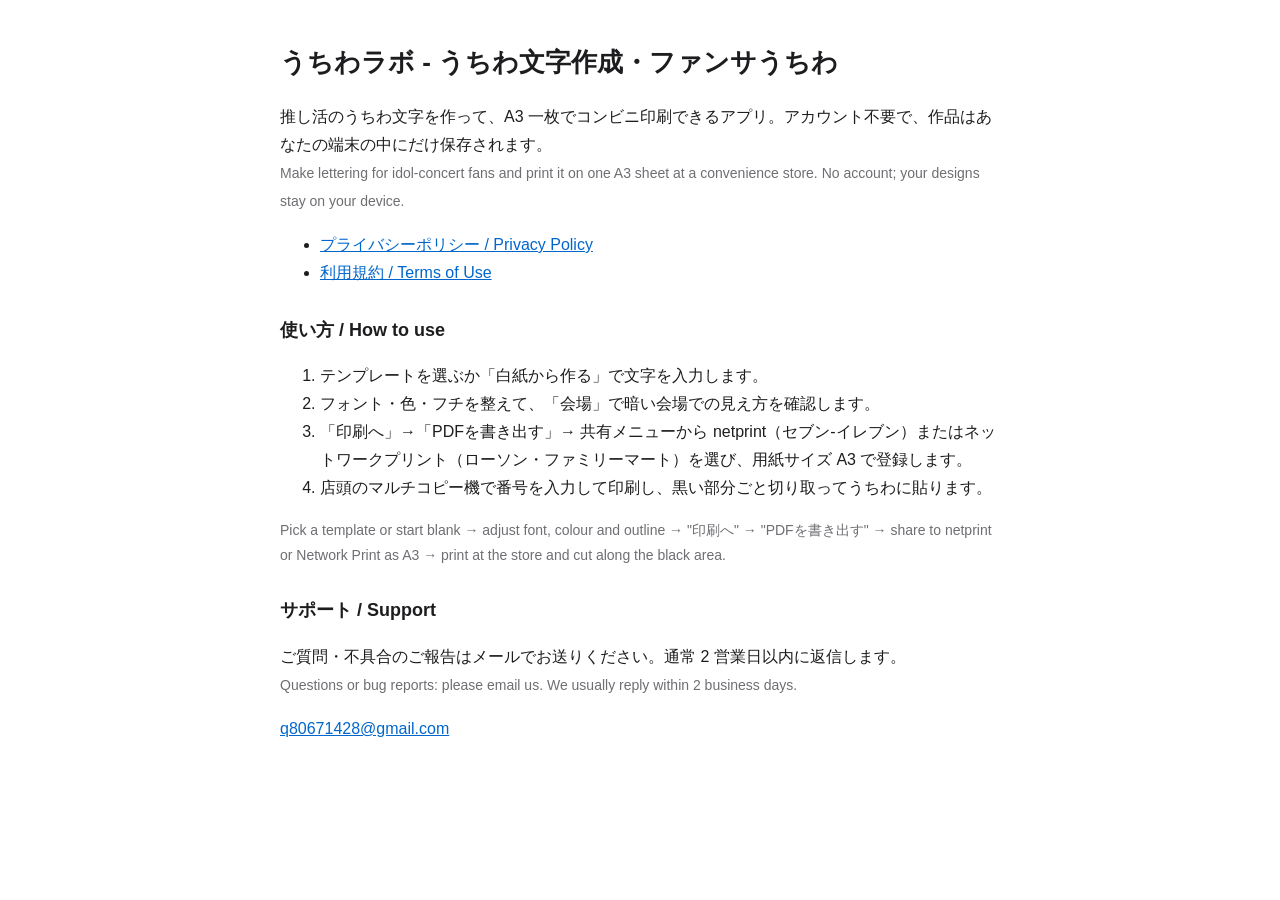
<file: index.html>
<!doctype html>
<html lang="ja">
<head>
<meta charset="utf-8">
<meta name="viewport" content="width=device-width, initial-scale=1">
<title>うちわラボ - うちわ文字作成・ファンサうちわ</title>
<link rel="stylesheet" href="style.css">
</head>
<body>
<h1>うちわラボ - うちわ文字作成・ファンサうちわ</h1>
<p>推し活のうちわ文字を作って、A3 一枚でコンビニ印刷できるアプリ。アカウント不要で、作品はあなたの端末の中にだけ保存されます。<br>
<span class="muted">Make lettering for idol-concert fans and print it on one A3 sheet at a convenience store. No account; your designs stay on your device.</span></p>
<ul>
  <li><a href="privacy.html">プライバシーポリシー / Privacy Policy</a></li>
  <li><a href="terms.html">利用規約 / Terms of Use</a></li>
</ul>
<h2>使い方 / How to use</h2>
<ol>
  <li>テンプレートを選ぶか「白紙から作る」で文字を入力します。</li>
  <li>フォント・色・フチを整えて、「会場」で暗い会場での見え方を確認します。</li>
  <li>「印刷へ」→「PDFを書き出す」→ 共有メニューから netprint（セブン-イレブン）またはネットワークプリント（ローソン・ファミリーマート）を選び、用紙サイズ A3 で登録します。</li>
  <li>店頭のマルチコピー機で番号を入力して印刷し、黒い部分ごと切り取ってうちわに貼ります。</li>
</ol>
<p class="muted">Pick a template or start blank → adjust font, colour and outline → "印刷へ" → "PDFを書き出す" → share to netprint or Network Print as A3 → print at the store and cut along the black area.</p>
<h2>サポート / Support</h2>
<p>ご質問・不具合のご報告はメールでお送りください。通常 2 営業日以内に返信します。<br>
<span class="muted">Questions or bug reports: please email us. We usually reply within 2 business days.</span></p>
<p><a href="mailto:q80671428@gmail.com">q80671428@gmail.com</a></p>
</body>
</html>
</file>
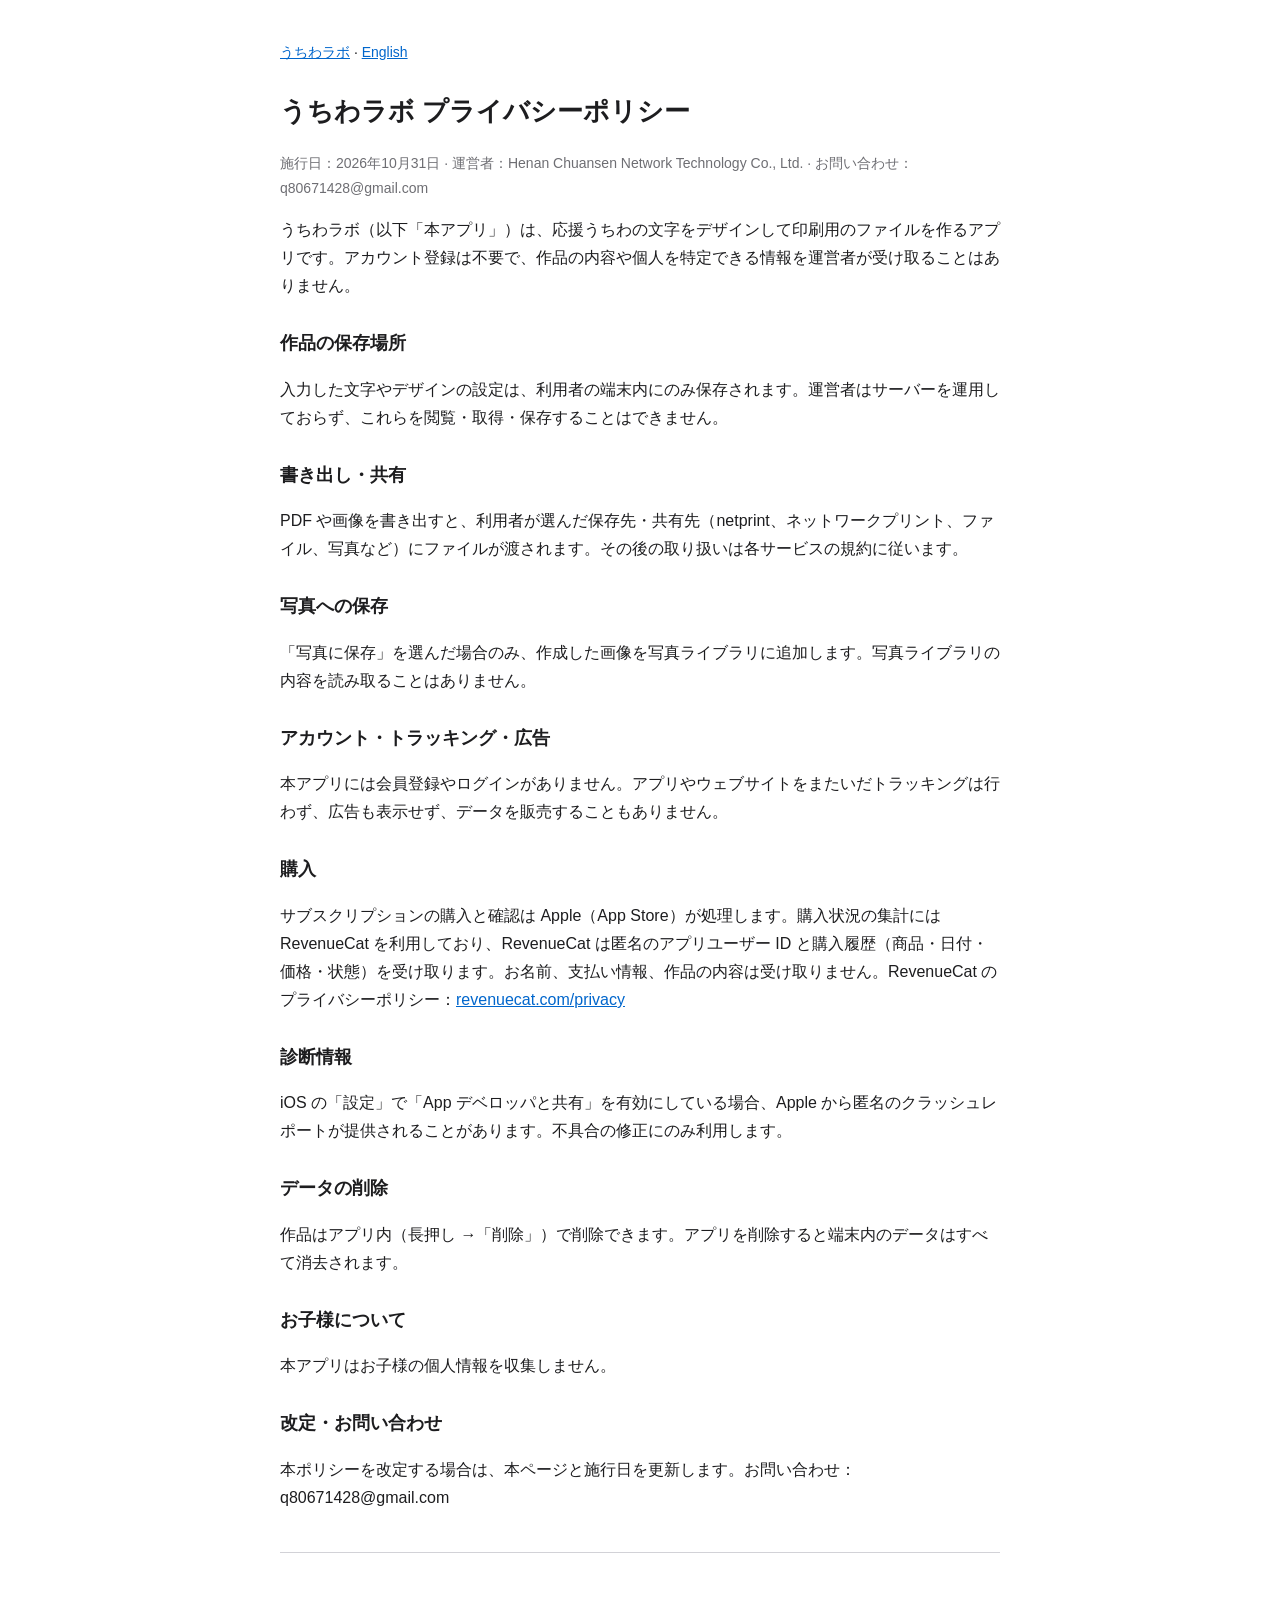
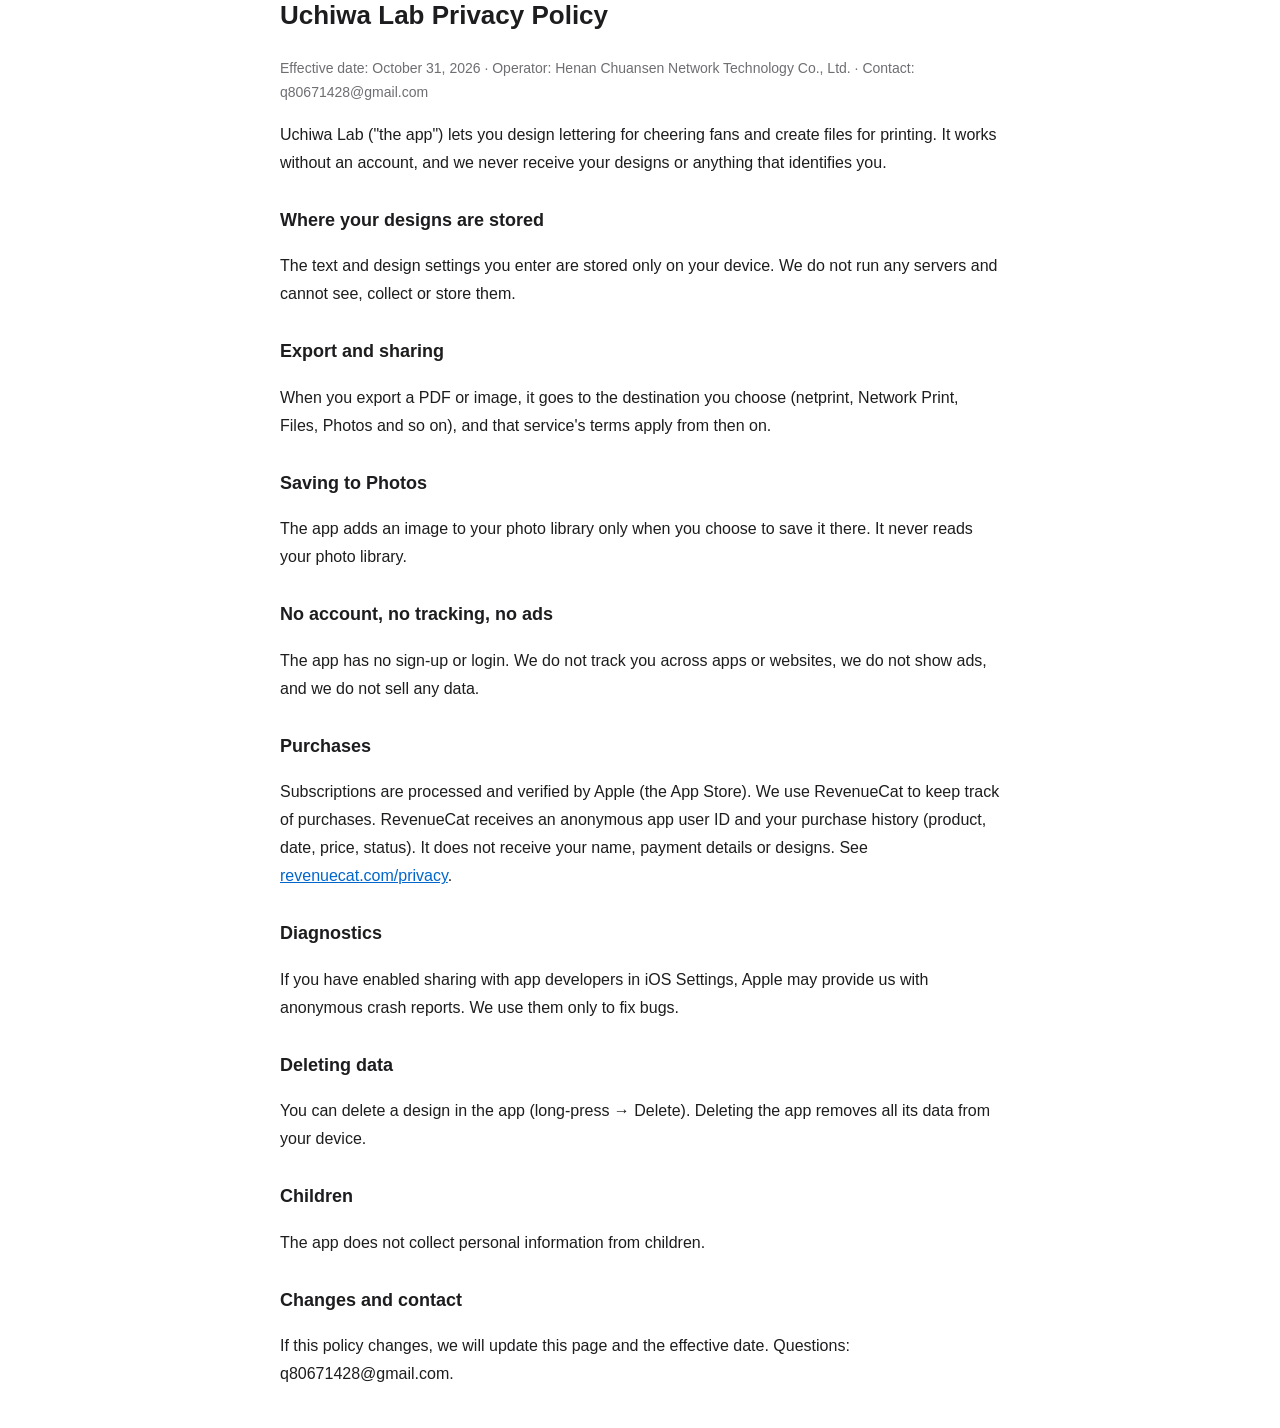
<file: privacy.html>
<!doctype html>
<html lang="ja">
<head>
<meta charset="utf-8">
<meta name="viewport" content="width=device-width, initial-scale=1">
<title>うちわラボ プライバシーポリシー / Privacy Policy</title>
<link rel="stylesheet" href="style.css">
</head>
<body>
<nav><a href="index.html">うちわラボ</a> · <a href="#en">English</a></nav>

<h1>うちわラボ プライバシーポリシー</h1>
<p class="muted">施行日：2026年10月31日 · 運営者：Henan Chuansen Network Technology Co., Ltd. · お問い合わせ：q80671428@gmail.com</p>

<p>うちわラボ（以下「本アプリ」）は、応援うちわの文字をデザインして印刷用のファイルを作るアプリです。アカウント登録は不要で、作品の内容や個人を特定できる情報を運営者が受け取ることはありません。</p>

<h2>作品の保存場所</h2>
<p>入力した文字やデザインの設定は、利用者の端末内にのみ保存されます。運営者はサーバーを運用しておらず、これらを閲覧・取得・保存することはできません。</p>

<h2>書き出し・共有</h2>
<p>PDF や画像を書き出すと、利用者が選んだ保存先・共有先（netprint、ネットワークプリント、ファイル、写真など）にファイルが渡されます。その後の取り扱いは各サービスの規約に従います。</p>

<h2>写真への保存</h2>
<p>「写真に保存」を選んだ場合のみ、作成した画像を写真ライブラリに追加します。写真ライブラリの内容を読み取ることはありません。</p>

<h2>アカウント・トラッキング・広告</h2>
<p>本アプリには会員登録やログインがありません。アプリやウェブサイトをまたいだトラッキングは行わず、広告も表示せず、データを販売することもありません。</p>

<h2>購入</h2>
<p>サブスクリプションの購入と確認は Apple（App Store）が処理します。購入状況の集計には RevenueCat を利用しており、RevenueCat は匿名のアプリユーザー ID と購入履歴（商品・日付・価格・状態）を受け取ります。お名前、支払い情報、作品の内容は受け取りません。RevenueCat のプライバシーポリシー：<a href="https://www.revenuecat.com/privacy">revenuecat.com/privacy</a></p>

<h2>診断情報</h2>
<p>iOS の「設定」で「App デベロッパと共有」を有効にしている場合、Apple から匿名のクラッシュレポートが提供されることがあります。不具合の修正にのみ利用します。</p>

<h2>データの削除</h2>
<p>作品はアプリ内（長押し →「削除」）で削除できます。アプリを削除すると端末内のデータはすべて消去されます。</p>

<h2>お子様について</h2>
<p>本アプリはお子様の個人情報を収集しません。</p>

<h2>改定・お問い合わせ</h2>
<p>本ポリシーを改定する場合は、本ページと施行日を更新します。お問い合わせ：q80671428@gmail.com</p>

<hr id="en">

<h1>Uchiwa Lab Privacy Policy</h1>
<p class="muted">Effective date: October 31, 2026 · Operator: Henan Chuansen Network Technology Co., Ltd. · Contact: q80671428@gmail.com</p>

<p>Uchiwa Lab ("the app") lets you design lettering for cheering fans and create files for printing. It works without an account, and we never receive your designs or anything that identifies you.</p>

<h2>Where your designs are stored</h2>
<p>The text and design settings you enter are stored only on your device. We do not run any servers and cannot see, collect or store them.</p>

<h2>Export and sharing</h2>
<p>When you export a PDF or image, it goes to the destination you choose (netprint, Network Print, Files, Photos and so on), and that service's terms apply from then on.</p>

<h2>Saving to Photos</h2>
<p>The app adds an image to your photo library only when you choose to save it there. It never reads your photo library.</p>

<h2>No account, no tracking, no ads</h2>
<p>The app has no sign-up or login. We do not track you across apps or websites, we do not show ads, and we do not sell any data.</p>

<h2>Purchases</h2>
<p>Subscriptions are processed and verified by Apple (the App Store). We use RevenueCat to keep track of purchases. RevenueCat receives an anonymous app user ID and your purchase history (product, date, price, status). It does not receive your name, payment details or designs. See <a href="https://www.revenuecat.com/privacy">revenuecat.com/privacy</a>.</p>

<h2>Diagnostics</h2>
<p>If you have enabled sharing with app developers in iOS Settings, Apple may provide us with anonymous crash reports. We use them only to fix bugs.</p>

<h2>Deleting data</h2>
<p>You can delete a design in the app (long-press → Delete). Deleting the app removes all its data from your device.</p>

<h2>Children</h2>
<p>The app does not collect personal information from children.</p>

<h2>Changes and contact</h2>
<p>If this policy changes, we will update this page and the effective date. Questions: q80671428@gmail.com.</p>
</body>
</html>
</file>
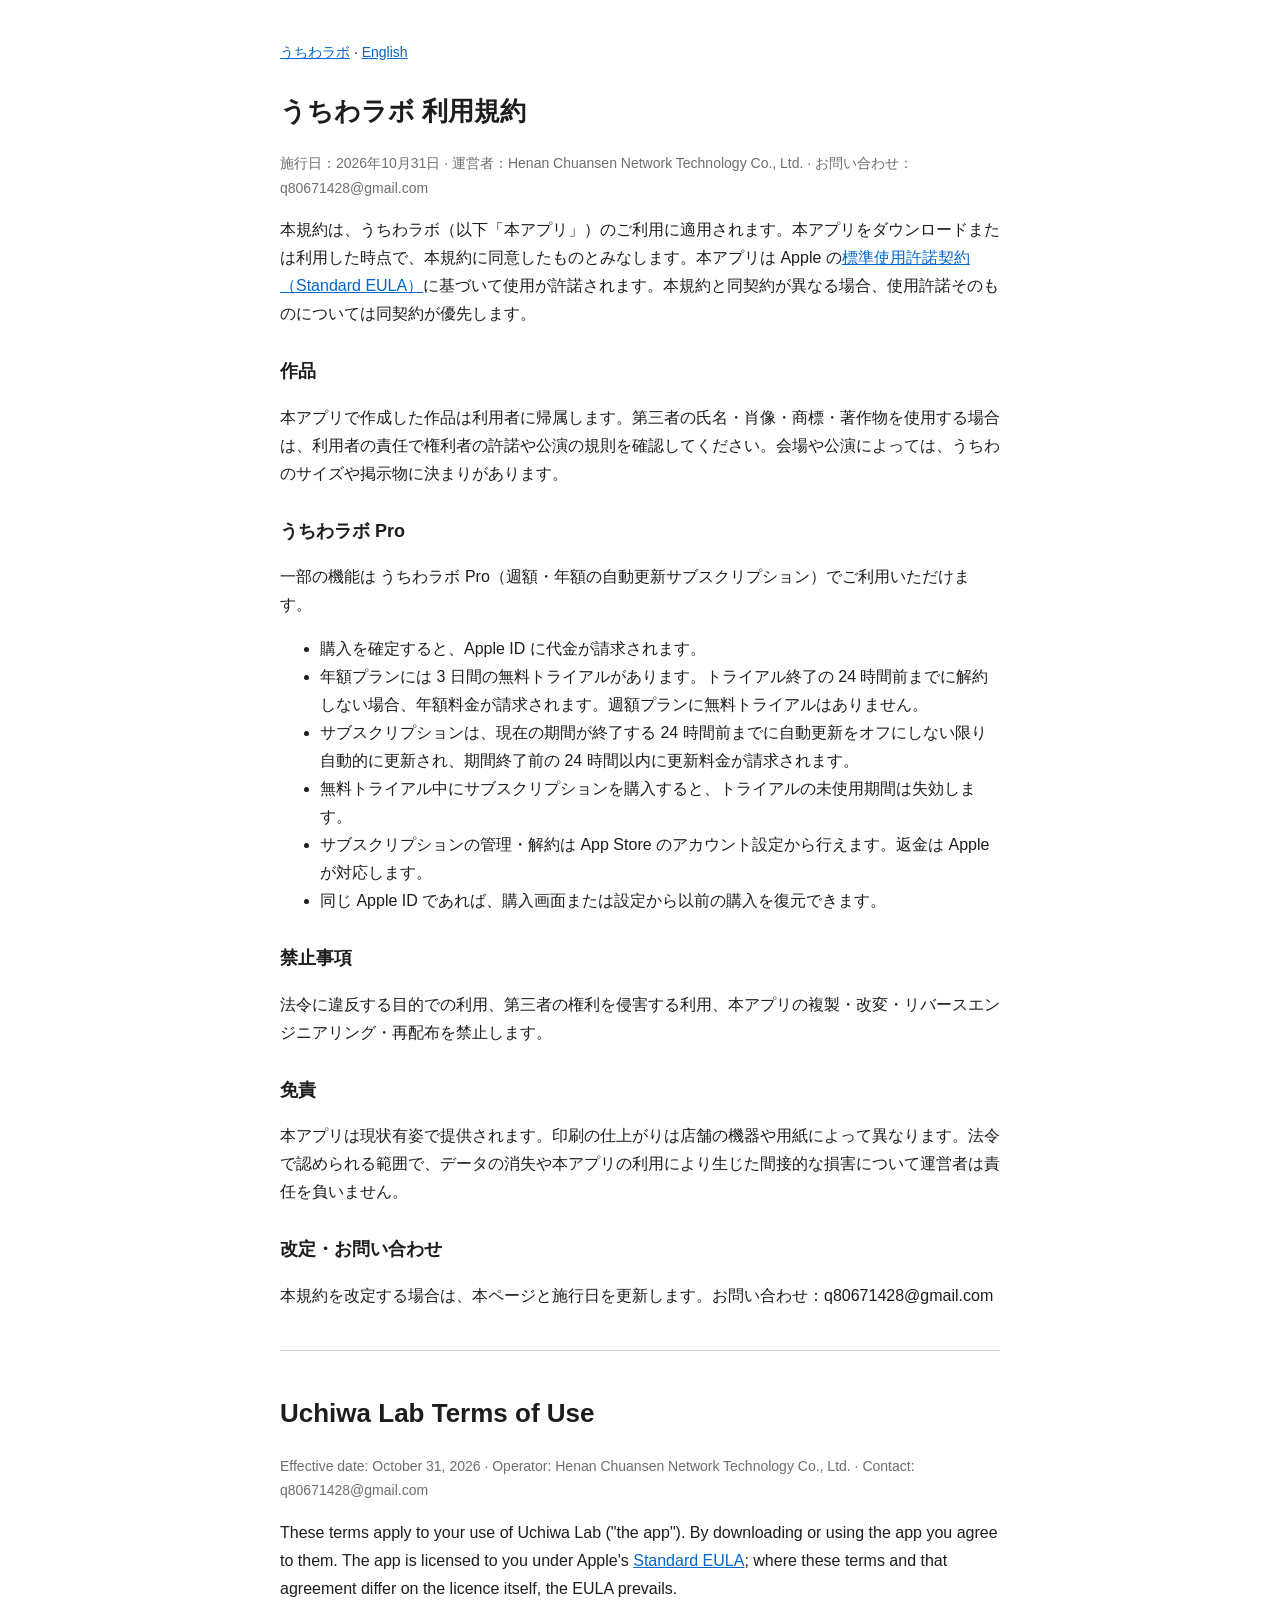
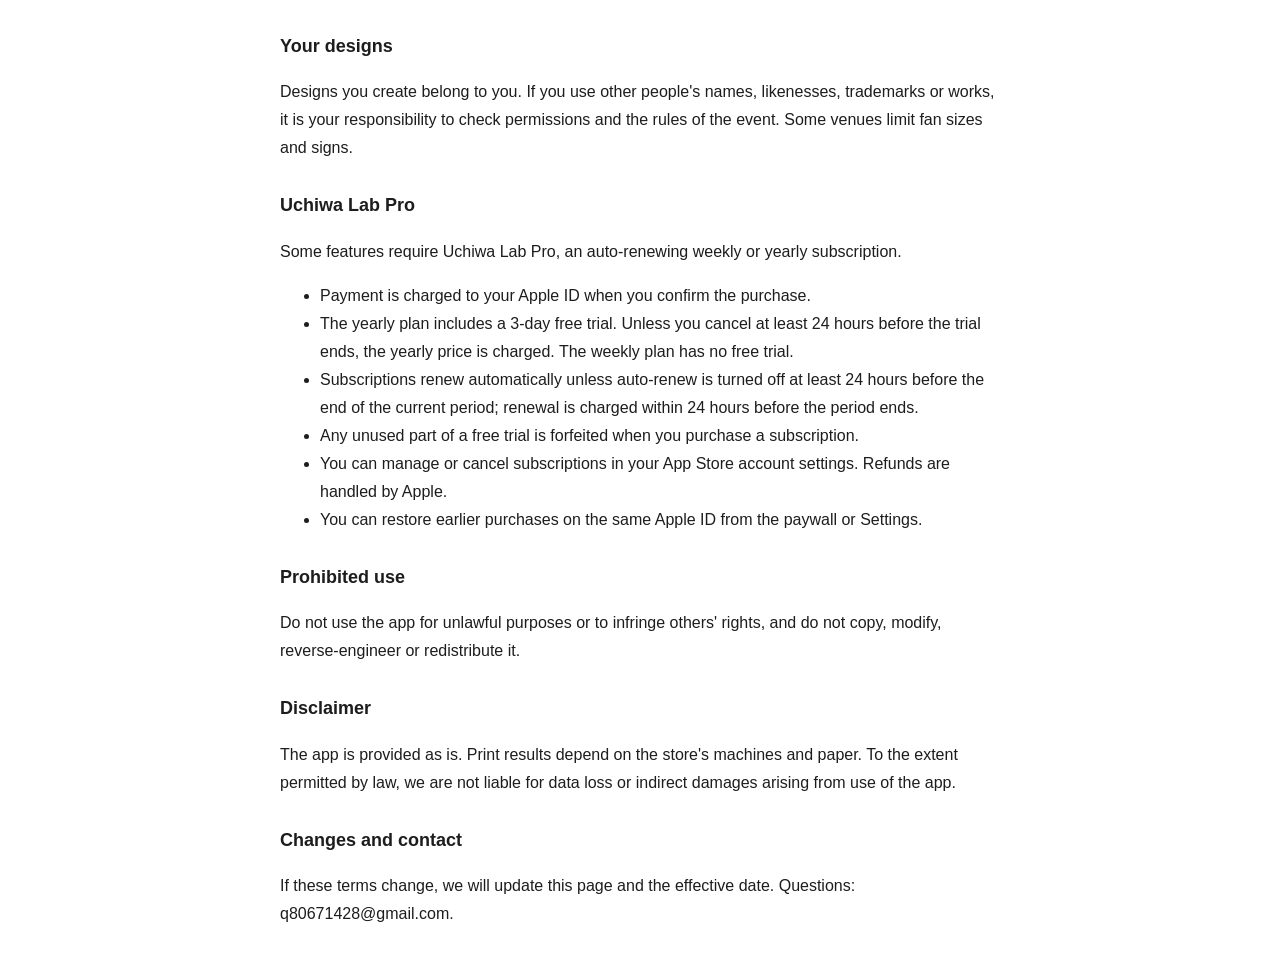
<file: terms.html>
<!doctype html>
<html lang="ja">
<head>
<meta charset="utf-8">
<meta name="viewport" content="width=device-width, initial-scale=1">
<title>うちわラボ 利用規約 / Terms of Use</title>
<link rel="stylesheet" href="style.css">
</head>
<body>
<nav><a href="index.html">うちわラボ</a> · <a href="#en">English</a></nav>

<h1>うちわラボ 利用規約</h1>
<p class="muted">施行日：2026年10月31日 · 運営者：Henan Chuansen Network Technology Co., Ltd. · お問い合わせ：q80671428@gmail.com</p>

<p>本規約は、うちわラボ（以下「本アプリ」）のご利用に適用されます。本アプリをダウンロードまたは利用した時点で、本規約に同意したものとみなします。本アプリは Apple の<a href="https://www.apple.com/legal/internet-services/itunes/dev/stdeula/">標準使用許諾契約（Standard EULA）</a>に基づいて使用が許諾されます。本規約と同契約が異なる場合、使用許諾そのものについては同契約が優先します。</p>

<h2>作品</h2>
<p>本アプリで作成した作品は利用者に帰属します。第三者の氏名・肖像・商標・著作物を使用する場合は、利用者の責任で権利者の許諾や公演の規則を確認してください。会場や公演によっては、うちわのサイズや掲示物に決まりがあります。</p>

<h2>うちわラボ Pro</h2>
<p>一部の機能は うちわラボ Pro（週額・年額の自動更新サブスクリプション）でご利用いただけます。</p>
<ul>
  <li>購入を確定すると、Apple ID に代金が請求されます。</li>
  <li>年額プランには 3 日間の無料トライアルがあります。トライアル終了の 24 時間前までに解約しない場合、年額料金が請求されます。週額プランに無料トライアルはありません。</li>
  <li>サブスクリプションは、現在の期間が終了する 24 時間前までに自動更新をオフにしない限り自動的に更新され、期間終了前の 24 時間以内に更新料金が請求されます。</li>
  <li>無料トライアル中にサブスクリプションを購入すると、トライアルの未使用期間は失効します。</li>
  <li>サブスクリプションの管理・解約は App Store のアカウント設定から行えます。返金は Apple が対応します。</li>
  <li>同じ Apple ID であれば、購入画面または設定から以前の購入を復元できます。</li>
</ul>

<h2>禁止事項</h2>
<p>法令に違反する目的での利用、第三者の権利を侵害する利用、本アプリの複製・改変・リバースエンジニアリング・再配布を禁止します。</p>

<h2>免責</h2>
<p>本アプリは現状有姿で提供されます。印刷の仕上がりは店舗の機器や用紙によって異なります。法令で認められる範囲で、データの消失や本アプリの利用により生じた間接的な損害について運営者は責任を負いません。</p>

<h2>改定・お問い合わせ</h2>
<p>本規約を改定する場合は、本ページと施行日を更新します。お問い合わせ：q80671428@gmail.com</p>

<hr id="en">

<h1>Uchiwa Lab Terms of Use</h1>
<p class="muted">Effective date: October 31, 2026 · Operator: Henan Chuansen Network Technology Co., Ltd. · Contact: q80671428@gmail.com</p>

<p>These terms apply to your use of Uchiwa Lab ("the app"). By downloading or using the app you agree to them. The app is licensed to you under Apple's <a href="https://www.apple.com/legal/internet-services/itunes/dev/stdeula/">Standard EULA</a>; where these terms and that agreement differ on the licence itself, the EULA prevails.</p>

<h2>Your designs</h2>
<p>Designs you create belong to you. If you use other people's names, likenesses, trademarks or works, it is your responsibility to check permissions and the rules of the event. Some venues limit fan sizes and signs.</p>

<h2>Uchiwa Lab Pro</h2>
<p>Some features require Uchiwa Lab Pro, an auto-renewing weekly or yearly subscription.</p>
<ul>
  <li>Payment is charged to your Apple ID when you confirm the purchase.</li>
  <li>The yearly plan includes a 3-day free trial. Unless you cancel at least 24 hours before the trial ends, the yearly price is charged. The weekly plan has no free trial.</li>
  <li>Subscriptions renew automatically unless auto-renew is turned off at least 24 hours before the end of the current period; renewal is charged within 24 hours before the period ends.</li>
  <li>Any unused part of a free trial is forfeited when you purchase a subscription.</li>
  <li>You can manage or cancel subscriptions in your App Store account settings. Refunds are handled by Apple.</li>
  <li>You can restore earlier purchases on the same Apple ID from the paywall or Settings.</li>
</ul>

<h2>Prohibited use</h2>
<p>Do not use the app for unlawful purposes or to infringe others' rights, and do not copy, modify, reverse-engineer or redistribute it.</p>

<h2>Disclaimer</h2>
<p>The app is provided as is. Print results depend on the store's machines and paper. To the extent permitted by law, we are not liable for data loss or indirect damages arising from use of the app.</p>

<h2>Changes and contact</h2>
<p>If these terms change, we will update this page and the effective date. Questions: q80671428@gmail.com.</p>
</body>
</html>
</file>
<file: style.css>
:root { --fg: #1d1d1f; --muted: #6e6e73; --line: #d2d2d7; --bg: #fff; --link: #0066cc; }
@media (prefers-color-scheme: dark) { :root { --fg: #f5f5f7; --muted: #a1a1a6; --line: #424245; --bg: #000; --link: #4da3ff; } }
body { font-family: -apple-system, BlinkMacSystemFont, "Hiragino Sans", "Helvetica Neue", sans-serif; max-width: 720px; margin: 40px auto; padding: 0 20px; line-height: 1.75; color: var(--fg); background: var(--bg); }
h1 { font-size: 26px; } h2 { font-size: 18px; margin-top: 28px; } .muted { color: var(--muted); font-size: 14px; }
a { color: var(--link); } hr { border: none; border-top: 1px solid var(--line); margin: 40px 0; }
nav { font-size: 14px; margin-bottom: 24px; }
</file>
